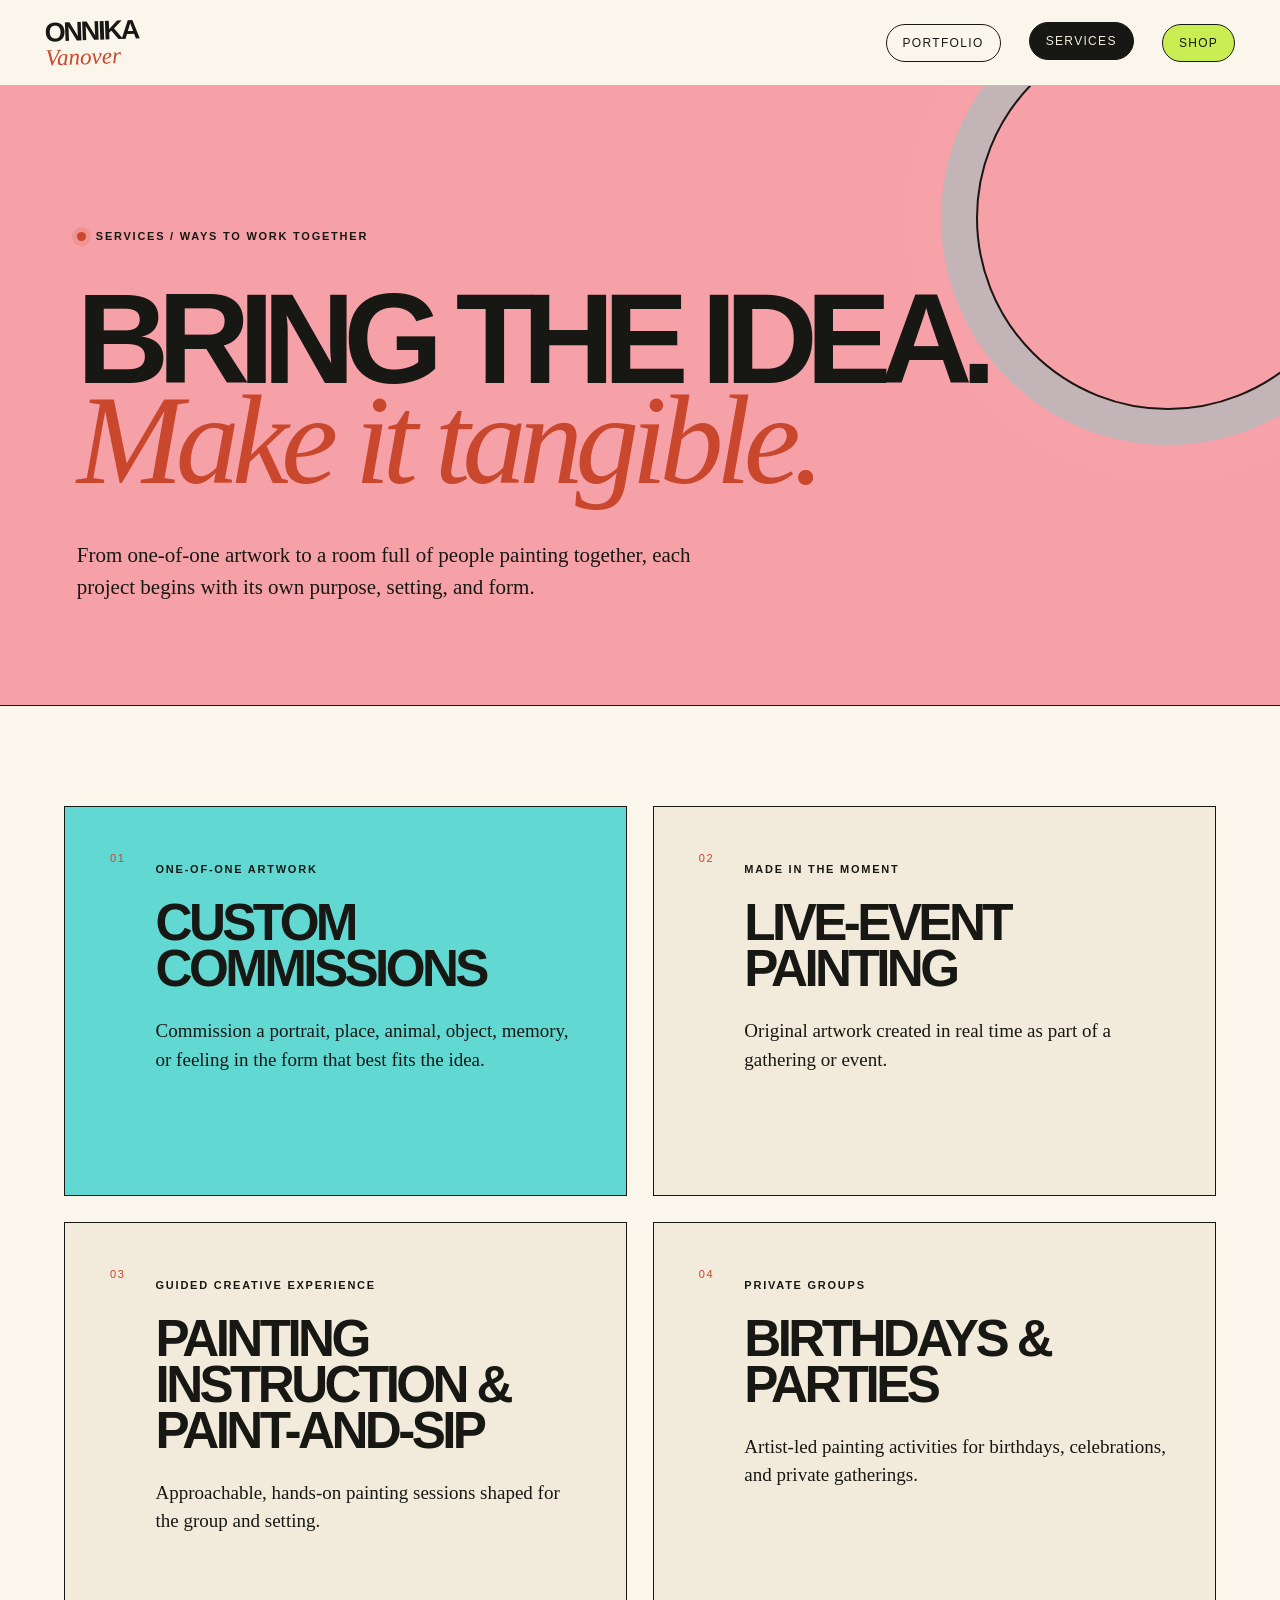
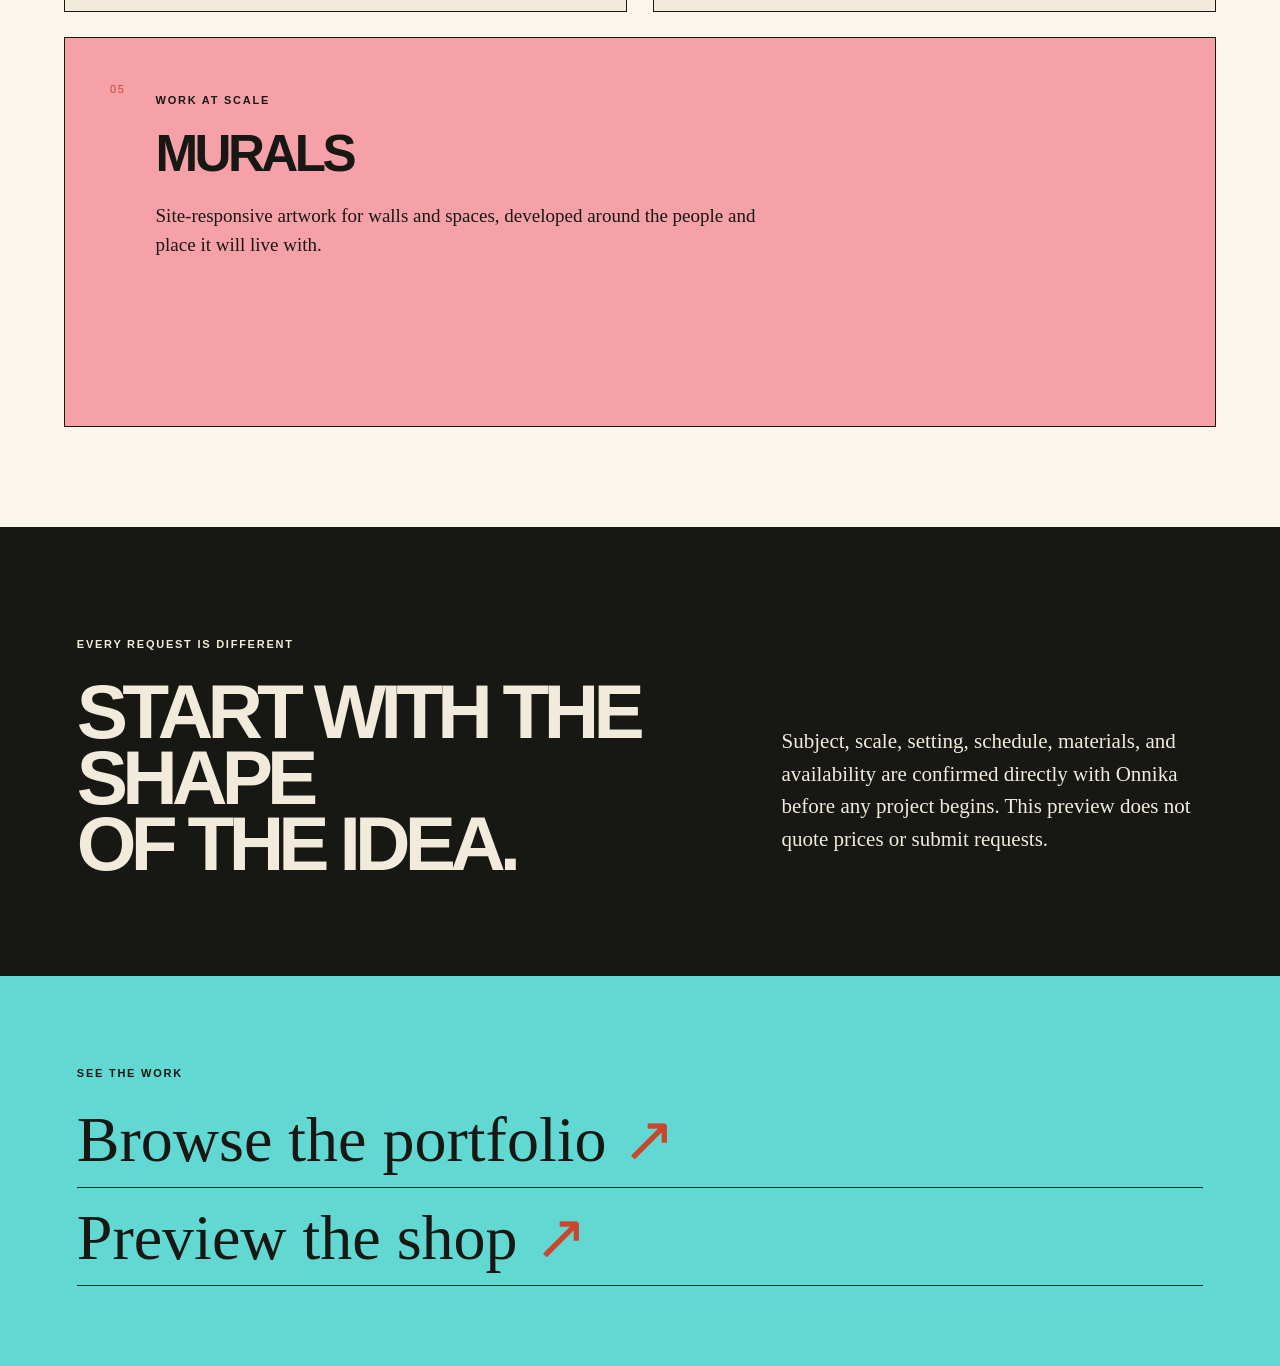
<file: services.html>
<!doctype html>
<html lang="en">
<head>
  <meta charset="utf-8">
  <meta name="viewport" content="width=device-width,initial-scale=1">
  <meta name="description" content="Commissions, live-event painting, instruction, private parties, and murals by Onnika Vanover.">
  <title>Services — Onnika Vanover</title>
  <link rel="stylesheet" href="styles.css">
</head>
<body class="inner-page">
  <a class="skip-link" href="#main">Skip to services</a>
  <header class="site-header">
    <a class="brand" href="index.html" aria-label="Onnika Vanover, home"><span>Onnika</span><i>Vanover</i></a>
    <nav aria-label="Main navigation">
      <a class="nav-pill" href="portfolio.html">Portfolio</a>
      <a class="nav-pill active" href="services.html" aria-current="page">Services</a>
      <a class="nav-pill nav-shop" href="index.html#prints">Shop</a>
    </nav>
  </header>

  <main id="main">
    <section class="page-hero services-hero">
      <p class="kicker"><span></span> Services / ways to work together</p>
      <h1>Bring the idea.<br><em>Make it tangible.</em></h1>
      <p>From one-of-one artwork to a room full of people painting together, each project begins with its own purpose, setting, and form.</p>
    </section>

    <section class="service-directory" aria-label="Available creative services">
      <article class="service-card service-card-featured">
        <span>01</span><div><p class="section-label">One-of-one artwork</p><h2>Custom commissions</h2><p>Commission a portrait, place, animal, object, memory, or feeling in the form that best fits the idea.</p></div>
      </article>
      <article class="service-card">
        <span>02</span><div><p class="section-label">Made in the moment</p><h2>Live-event painting</h2><p>Original artwork created in real time as part of a gathering or event.</p></div>
      </article>
      <article class="service-card">
        <span>03</span><div><p class="section-label">Guided creative experience</p><h2>Painting instruction &amp; paint-and-sip</h2><p>Approachable, hands-on painting sessions shaped for the group and setting.</p></div>
      </article>
      <article class="service-card">
        <span>04</span><div><p class="section-label">Private groups</p><h2>Birthdays &amp; parties</h2><p>Artist-led painting activities for birthdays, celebrations, and private gatherings.</p></div>
      </article>
      <article class="service-card service-card-wide">
        <span>05</span><div><p class="section-label">Work at scale</p><h2>Murals</h2><p>Site-responsive artwork for walls and spaces, developed around the people and place it will live with.</p></div>
      </article>
    </section>

    <section class="service-process">
      <div>
        <p class="section-label">Every request is different</p>
        <h2>Start with the shape<br>of the idea.</h2>
      </div>
      <p>Subject, scale, setting, schedule, materials, and availability are confirmed directly with Onnika before any project begins. This preview does not quote prices or submit requests.</p>
    </section>

    <section class="page-next">
      <p class="section-label">See the work</p>
      <a href="portfolio.html">Browse the portfolio <span>↗</span></a>
      <a href="index.html#prints">Preview the shop <span>↗</span></a>
    </section>
  </main>
</body>
</html>
</file>
<file: styles.css>
:root{--ink:#171814;--cream:#f2eadb;--paper:#fbf6eb;--aqua:#62d8d2;--blue:#185e88;--rust:#c9472c;--pink:#f6a1a8;--lime:#c8ee54;--line:rgba(23,24,20,.25)}
*{box-sizing:border-box}html{scroll-behavior:smooth}body{margin:0;background:var(--paper);color:var(--ink);font-family:Arial,sans-serif;overflow-x:hidden}img{display:block;width:100%;height:100%;object-fit:cover}a{color:inherit}.skip-link{position:fixed;left:12px;top:-80px;z-index:20;background:var(--lime);padding:12px}.skip-link:focus{top:12px}.site-header{height:86px;display:flex;align-items:center;justify-content:space-between;padding:0 3.5vw;border-bottom:1px solid var(--line);background:rgba(251,246,235,.94);position:sticky;top:0;z-index:10;backdrop-filter:blur(12px)}.brand{text-decoration:none;line-height:.72;transform:rotate(-2deg)}.brand span{display:block;font:900 27px/1 Arial,sans-serif;letter-spacing:-.08em;text-transform:uppercase}.brand i{font:italic 23px/1 Georgia,serif;color:var(--rust)}nav{display:flex;align-items:center;gap:2.2vw;font-size:12px;text-transform:uppercase;letter-spacing:.11em}nav a{text-decoration:none}.nav-cta{background:var(--ink);color:var(--cream);padding:13px 18px;border-radius:99px}.hero{min-height:calc(100vh - 86px);display:grid;grid-template-columns:.92fr 1.08fr;position:relative;border-bottom:1px solid var(--ink)}.hero-copy{padding:8vh 3vw 8vh 6vw;display:flex;flex-direction:column;justify-content:center;z-index:2}.kicker,.section-label{font-size:11px;text-transform:uppercase;letter-spacing:.16em;font-weight:700}.kicker{display:flex;gap:10px;align-items:center}.kicker span{width:9px;height:9px;border-radius:50%;background:var(--rust);box-shadow:0 0 0 5px rgba(201,71,44,.15)}h1{font:900 clamp(58px,7.7vw,122px)/.78 Arial,sans-serif;letter-spacing:-.09em;text-transform:uppercase;margin:4vh 0 3vh}h1 em{font-family:Georgia,serif;font-weight:400;text-transform:none;color:var(--rust);letter-spacing:-.06em}.hero-note{font:19px/1.5 Georgia,serif;max-width:560px}.hero-actions{display:flex;align-items:center;gap:28px;margin-top:28px}.button{display:inline-block;text-decoration:none;padding:16px 22px;border:1px solid var(--ink);font-size:12px;text-transform:uppercase;letter-spacing:.1em;font-weight:700}.button-hot{background:var(--lime);box-shadow:6px 6px 0 var(--ink)}.text-link{font-size:12px;text-transform:uppercase;letter-spacing:.1em;text-underline-offset:4px}.text-link span{color:var(--rust);font-size:20px}.hero-stage{position:relative;min-height:720px;background:var(--aqua);overflow:hidden}.hero-stage:before{content:"";position:absolute;inset:-15%;background:repeating-radial-gradient(ellipse at 20% 70%,transparent 0 29px,rgba(23,24,20,.22) 31px 32px,transparent 34px 52px);transform:rotate(-12deg)}.hero-art{position:absolute;margin:0;border:10px solid var(--cream);box-shadow:14px 18px 0 rgba(23,24,20,.85)}.hero-art-main{width:75%;height:67%;right:6%;top:9%;transform:rotate(2.5deg)}.hero-art-orbit{width:31%;height:41%;left:2%;bottom:3%;transform:rotate(-7deg)}.signal-mark{position:absolute;right:7%;bottom:6%;width:140px;height:140px;border-radius:50%;background:var(--pink);border:2px solid;display:grid;place-content:center;text-align:center;transform:rotate(8deg)}.signal-mark b{font:900 50px/.8 Arial;letter-spacing:-.1em}.signal-mark span{margin-top:10px;font-size:9px;letter-spacing:.18em}.scroll-cue{position:absolute;bottom:18px;left:3.5vw;font-size:10px;text-transform:uppercase;letter-spacing:.16em}.manifesto{background:var(--ink);color:var(--cream);padding:110px 5vw}.manifesto .section-label{color:var(--aqua)}.manifesto-grid{display:grid;grid-template-columns:1.1fr .9fr;gap:9vw;margin:42px 0 80px}.manifesto h2,.print-heading h2,.artist h2,.contact h2{font:900 clamp(50px,7vw,110px)/.83 Arial,sans-serif;text-transform:uppercase;letter-spacing:-.08em;margin:0}.manifesto h2 span{font-family:Georgia,serif;text-transform:none;color:var(--pink);font-weight:400}.manifesto-copy{max-width:610px;font:21px/1.55 Georgia,serif}.world-strip{display:grid;grid-template-columns:1.1fr .85fr .9fr;gap:2vw;align-items:start}.world-card{margin:0}.world-card img{height:420px;filter:saturate(.9);transition:.4s}.world-card:nth-child(2){margin-top:90px}.world-card:nth-child(3){margin-top:-40px}.world-card:hover img{filter:saturate(1.2);transform:translateY(-8px)}.world-card span{font-size:9px;letter-spacing:.16em;color:var(--aqua)}.world-card h3{font:34px/.95 Georgia,serif;margin:10px 0}.world-card p{font-size:13px;opacity:.7}.print-lab{padding:110px 4vw 140px;background:var(--cream)}.print-heading{display:grid;grid-template-columns:1.25fr .75fr;gap:8vw;align-items:end;margin-bottom:80px}.print-heading h2{color:var(--blue)}.print-heading>p{font:20px/1.5 Georgia,serif;max-width:540px}.shop-controls{display:grid;grid-template-columns:1fr 1fr;gap:4vw;border-block:1px solid var(--line);padding:22px 0}.shop-controls fieldset{border:0;padding:0;margin:0}.shop-controls legend{font-size:9px;text-transform:uppercase;letter-spacing:.15em;margin-bottom:12px}.filter,.medium{border:1px solid var(--ink);background:transparent;border-radius:99px;padding:9px 14px;margin:0 5px 7px 0;cursor:pointer;font:11px Arial}.filter.active,.medium.active{background:var(--ink);color:var(--cream)}.results-line{font-size:10px;text-transform:uppercase;letter-spacing:.13em;margin:28px 0}.results-line span{color:var(--rust)}.print-grid{display:grid;grid-template-columns:repeat(12,1fr);gap:3vw 1.8vw}.print-card{grid-column:span 4;min-width:0;transition:.25s}.print-card.wide{grid-column:span 6}.print-card[hidden]{display:none}.print-image{height:420px;background:#ddd;overflow:hidden;border:1px solid var(--ink);position:relative;transition:.25s}.print-card.wide .print-image{height:470px}.print-card.tall .print-image{height:570px}.print-card[data-preview="cotton"] .print-image:after{content:"";position:absolute;inset:0;pointer-events:none;background:repeating-linear-gradient(90deg,rgba(255,255,255,.11) 0 1px,transparent 1px 4px);mix-blend-mode:overlay}.print-card[data-preview="canvas"] .print-image{box-shadow:10px 12px 0 #b6a78f;transform:perspective(700px) rotateY(-2deg)}.print-card img{transition:.6s}.print-card:hover img{transform:scale(1.035)}.print-meta{display:flex;justify-content:space-between;gap:12px;padding-top:15px}.print-meta span{font-size:9px;text-transform:uppercase;letter-spacing:.12em;color:var(--rust)}.print-meta h3{font:27px/1 Georgia,serif;margin:5px 0}.collect{align-self:flex-start;border:0;border-bottom:1px solid;background:transparent;padding:6px 0;cursor:pointer;font-size:10px;text-transform:uppercase;letter-spacing:.1em;white-space:nowrap}.collect span{font-size:18px;color:var(--ink)}.collect.added{background:var(--lime);border:0;padding:7px}.artist{display:grid;grid-template-columns:1fr 1fr;min-height:750px;background:var(--pink)}.artist-image{position:relative;overflow:hidden}.artist-image:after{content:"";position:absolute;inset:0;background:linear-gradient(120deg,transparent 55%,rgba(98,216,210,.35))}.artist-copy{padding:9vw 6vw;display:flex;flex-direction:column;justify-content:center}.artist h2{margin:35px 0;color:var(--blue)}.artist-copy>p:not(.section-label){font:21px/1.55 Georgia;max-width:580px}.button-dark{background:var(--ink);color:var(--cream);align-self:flex-start;margin-top:25px}.contact{background:var(--aqua);padding:120px 6vw 65px}.contact h2{margin:45px 0 90px;max-width:1200px}.contact-bottom{border-top:2px solid;display:flex;justify-content:space-between;align-items:end;padding-top:28px}.contact-bottom a{font:40px/1 Georgia;text-decoration:none}.contact-bottom a span{color:var(--rust)}.contact-bottom p{text-align:right;font-size:10px;text-transform:uppercase;letter-spacing:.12em;line-height:1.7}.signal-bag{position:fixed;right:20px;bottom:20px;z-index:12;background:var(--ink);color:var(--cream);border-radius:99px;padding:10px 12px 10px 17px;display:flex;align-items:center;gap:10px;box-shadow:0 5px 20px rgba(0,0,0,.25);font-size:10px;text-transform:uppercase;letter-spacing:.1em}.signal-bag strong{display:grid;place-content:center;width:28px;height:28px;border-radius:50%;background:var(--lime);color:var(--ink)}.signal-bag button{border:0;background:transparent;color:var(--pink);font-size:9px;text-transform:uppercase;cursor:pointer}.signal-bag button:disabled{opacity:.35}
@media(max-width:900px){.site-header{height:auto;min-height:78px;padding:15px 5vw}.site-header nav a:not(.nav-cta){display:none}.hero{grid-template-columns:1fr}.hero-copy{padding:70px 6vw}.hero-stage{min-height:620px}.manifesto,.print-lab{padding:80px 6vw}.manifesto-grid,.print-heading{grid-template-columns:1fr;gap:35px}.world-strip{grid-template-columns:1fr}.world-card,.world-card:nth-child(2),.world-card:nth-child(3){margin:0 0 45px}.world-card img{height:60vw;max-height:520px}.shop-controls{grid-template-columns:1fr}.print-card,.print-card.wide{grid-column:span 6}.artist{grid-template-columns:1fr}.artist-image{height:650px}.artist-copy{padding:80px 6vw}}
@media(max-width:580px){h1{font-size:16vw}.hero-note{font-size:17px}.hero-actions{align-items:flex-start;flex-direction:column}.hero-stage{min-height:500px}.hero-art-main{width:85%;height:60%;right:4%}.hero-art-orbit{width:41%;height:35%}.signal-mark{width:105px;height:105px}.manifesto h2,.print-heading h2,.artist h2,.contact h2{font-size:14vw}.print-grid{display:block}.print-card{margin-bottom:55px}.print-card .print-image,.print-card.wide .print-image,.print-card.tall .print-image{height:120vw;max-height:570px}.print-card.wide .print-image{height:78vw}.print-meta{display:block}.collect{margin-top:10px}.artist-image{height:105vw}.contact{padding:85px 6vw 100px}.contact-bottom{display:block}.contact-bottom a{font-size:30px}.contact-bottom p{text-align:left;margin-top:50px}.signal-bag{right:12px;bottom:12px}}
/* 2026-07-21 artist-directed information architecture */
.nav-pill{border:1px solid var(--ink);border-radius:99px;padding:11px 16px;transition:background .2s,color .2s,transform .2s}.nav-pill:hover,.nav-pill:focus-visible,.nav-pill.active{background:var(--ink);color:var(--cream);transform:translateY(-2px)}.nav-shop{background:var(--lime)}
.hero-art-first{grid-template-columns:1.08fr .92fr}.hero-art-first .hero-stage{grid-column:1}.hero-art-first .hero-copy{grid-column:2;padding-inline:5vw}.compact-intro h1{font-size:clamp(52px,6vw,92px);line-height:.82}.compact-intro .hero-note{max-width:480px}.hero-art-first .scroll-cue{left:auto;right:3.5vw}
.about-home{padding:90px 6vw;background:var(--paper);border-bottom:1px solid var(--ink)}.about-home-grid{display:grid;grid-template-columns:1.05fr .95fr;gap:8vw;align-items:end}.about-home h2,.services-home h2,.inner-section-heading h2,.student-work h2,.service-process h2{font:900 clamp(46px,6vw,92px)/.86 Arial,sans-serif;text-transform:uppercase;letter-spacing:-.075em;margin:28px 0}.about-home h2 span{font:400 italic 1em/.9 Georgia,serif;text-transform:none;color:var(--rust)}.about-home-grid>div>p{font:21px/1.55 Georgia,serif;max-width:580px}.section-heading-row{display:flex;justify-content:space-between;align-items:center;gap:24px}.light-link{color:var(--cream)}
.services-home{display:grid;grid-template-columns:1fr 1fr;background:var(--aqua);border-bottom:1px solid var(--ink)}.services-home-copy{padding:100px 6vw}.services-home-copy>p:not(.section-label){font:20px/1.55 Georgia,serif;max-width:620px}.service-quick-list{list-style:none;margin:0;padding:50px 5vw;display:flex;flex-direction:column;justify-content:center;background:var(--pink);border-left:1px solid var(--ink)}.service-quick-list li{font:30px/1.1 Georgia,serif;padding:22px 0;border-bottom:1px solid var(--ink);display:flex;gap:24px}.service-quick-list li span{font:10px/1.4 Arial,sans-serif;letter-spacing:.15em;color:var(--blue)}.artist-actions{display:flex;align-items:center;gap:24px;flex-wrap:wrap}.footer-links{display:flex;flex-direction:column;gap:12px}.footer-links a{font-size:34px}

/* Shared inner pages */
.inner-page{background:var(--paper)}.page-hero{min-height:620px;padding:100px 6vw 80px;border-bottom:1px solid var(--ink);display:flex;flex-direction:column;justify-content:flex-end;position:relative;overflow:hidden}.page-hero:after{content:"";position:absolute;width:380px;height:380px;border:2px solid var(--ink);border-radius:50%;right:-80px;top:-60px;box-shadow:0 0 0 35px rgba(98,216,210,.35),0 0 0 70px rgba(246,161,168,.25)}.page-hero h1{font-size:clamp(68px,10vw,150px);max-width:1300px;position:relative;z-index:1}.page-hero>p:last-child{font:21px/1.55 Georgia,serif;max-width:650px;position:relative;z-index:1}.portfolio-hero{background:var(--aqua)}.services-hero{background:var(--pink)}
.portfolio-section{padding:105px 5vw}.inner-section-heading{display:grid;grid-template-columns:.45fr 1fr;gap:6vw;align-items:start;margin-bottom:70px}.inner-section-heading h2{margin:0}.portfolio-masonry{display:grid;grid-template-columns:repeat(12,1fr);gap:2vw}.portfolio-piece{grid-column:span 4;margin:0}.portfolio-piece.piece-wide{grid-column:span 8}.portfolio-piece img{height:440px;border:1px solid var(--ink)}.portfolio-piece.piece-wide img{height:550px}.portfolio-piece.piece-tall img{height:650px}.portfolio-piece figcaption{font-size:10px;text-transform:uppercase;letter-spacing:.14em;margin-top:12px}.portfolio-dark{background:var(--ink);color:var(--cream)}.portfolio-feature{display:grid;grid-template-columns:1.1fr .9fr;gap:7vw;align-items:center}.portfolio-feature img{height:720px}.portfolio-feature>div>p:last-child{font:25px/1.5 Georgia,serif;max-width:600px}.portfolio-pair{display:grid;grid-template-columns:1fr 1fr;gap:3vw}.portfolio-pair .portfolio-piece{display:block}.portfolio-pair .portfolio-piece img{height:650px}.student-work{padding:100px 6vw;background:var(--lime);display:grid;grid-template-columns:.4fr 1fr;gap:5vw}.student-work h2{margin-top:0}.student-work div p{font:20px/1.55 Georgia,serif;max-width:670px}
.service-directory{padding:100px 5vw;display:grid;grid-template-columns:1fr 1fr;gap:2vw}.service-card{min-height:390px;padding:45px;border:1px solid var(--ink);display:grid;grid-template-columns:auto 1fr;gap:30px;background:var(--cream)}.service-card>span{font:11px Arial;letter-spacing:.15em;color:var(--rust)}.service-card h2{font:900 clamp(38px,4vw,64px)/.9 Arial,sans-serif;text-transform:uppercase;letter-spacing:-.07em;margin:25px 0}.service-card p:last-child{font:19px/1.5 Georgia,serif;max-width:620px}.service-card-featured{background:var(--aqua)}.service-card-wide{grid-column:1/-1;background:var(--pink)}.service-process{background:var(--ink);color:var(--cream);padding:100px 6vw;display:grid;grid-template-columns:1fr .7fr;gap:8vw;align-items:end}.service-process h2{margin-bottom:0}.service-process>p{font:21px/1.55 Georgia,serif}.page-next{padding:80px 6vw;background:var(--aqua);display:grid;gap:18px}.page-next>a{font:clamp(34px,5vw,76px)/1 Georgia,serif;text-decoration:none;border-bottom:1px solid;padding-bottom:15px}.page-next>a span{color:var(--rust)}

@media(max-width:900px){
  .site-header{gap:14px}.site-header nav{gap:7px}.site-header nav a.nav-pill{display:inline-flex;padding:9px 11px;font-size:10px}
  .hero-art-first{grid-template-columns:1fr}.hero-art-first .hero-stage,.hero-art-first .hero-copy{grid-column:1}.hero-art-first .hero-stage{grid-row:1}.hero-art-first .hero-copy{grid-row:2}.hero-art-first .scroll-cue{display:none}
  .about-home-grid,.services-home,.inner-section-heading,.portfolio-feature,.student-work,.service-process{grid-template-columns:1fr}.service-quick-list{border-left:0;border-top:1px solid var(--ink)}
  .portfolio-piece,.portfolio-piece.piece-wide{grid-column:span 6}.portfolio-feature img{height:600px}.page-hero{min-height:540px}.page-hero:after{opacity:.55}.service-directory{grid-template-columns:1fr}.service-card-wide{grid-column:auto}
}
@media(max-width:580px){
  .site-header{align-items:flex-start;flex-direction:column}.site-header nav{width:100%;justify-content:space-between}.site-header nav a.nav-pill{flex:1;justify-content:center;padding:9px 7px}
  .hero-art-first .hero-stage{min-height:470px}.hero-art-first .hero-copy{padding:58px 6vw}.compact-intro h1{font-size:15vw}
  .about-home,.services-home-copy,.portfolio-section,.service-directory,.service-process,.student-work{padding:65px 6vw}.about-home h2,.services-home h2,.inner-section-heading h2,.student-work h2,.service-process h2{font-size:13vw}.section-heading-row{align-items:flex-start;flex-direction:column}.service-quick-list{padding:30px 6vw}.service-quick-list li{font-size:23px}
  .page-hero{min-height:500px;padding:70px 6vw 55px}.page-hero h1{font-size:16vw}.page-hero>p:last-child{font-size:18px}.page-hero:after{width:260px;height:260px}
  .portfolio-masonry{display:block}.portfolio-piece,.portfolio-piece.piece-wide{margin-bottom:38px}.portfolio-piece img,.portfolio-piece.piece-wide img,.portfolio-piece.piece-tall img,.portfolio-pair .portfolio-piece img{height:115vw}.portfolio-pair{grid-template-columns:1fr}.portfolio-feature img{height:125vw}.service-card{min-height:0;padding:32px 25px;grid-template-columns:1fr;gap:12px}.service-card h2{font-size:11vw}.page-next{padding:65px 6vw}.page-next>a{font-size:10vw}.footer-links a{font-size:28px}
}
@media(prefers-reduced-motion:reduce){html{scroll-behavior:auto}*{transition:none!important}}
</file>
